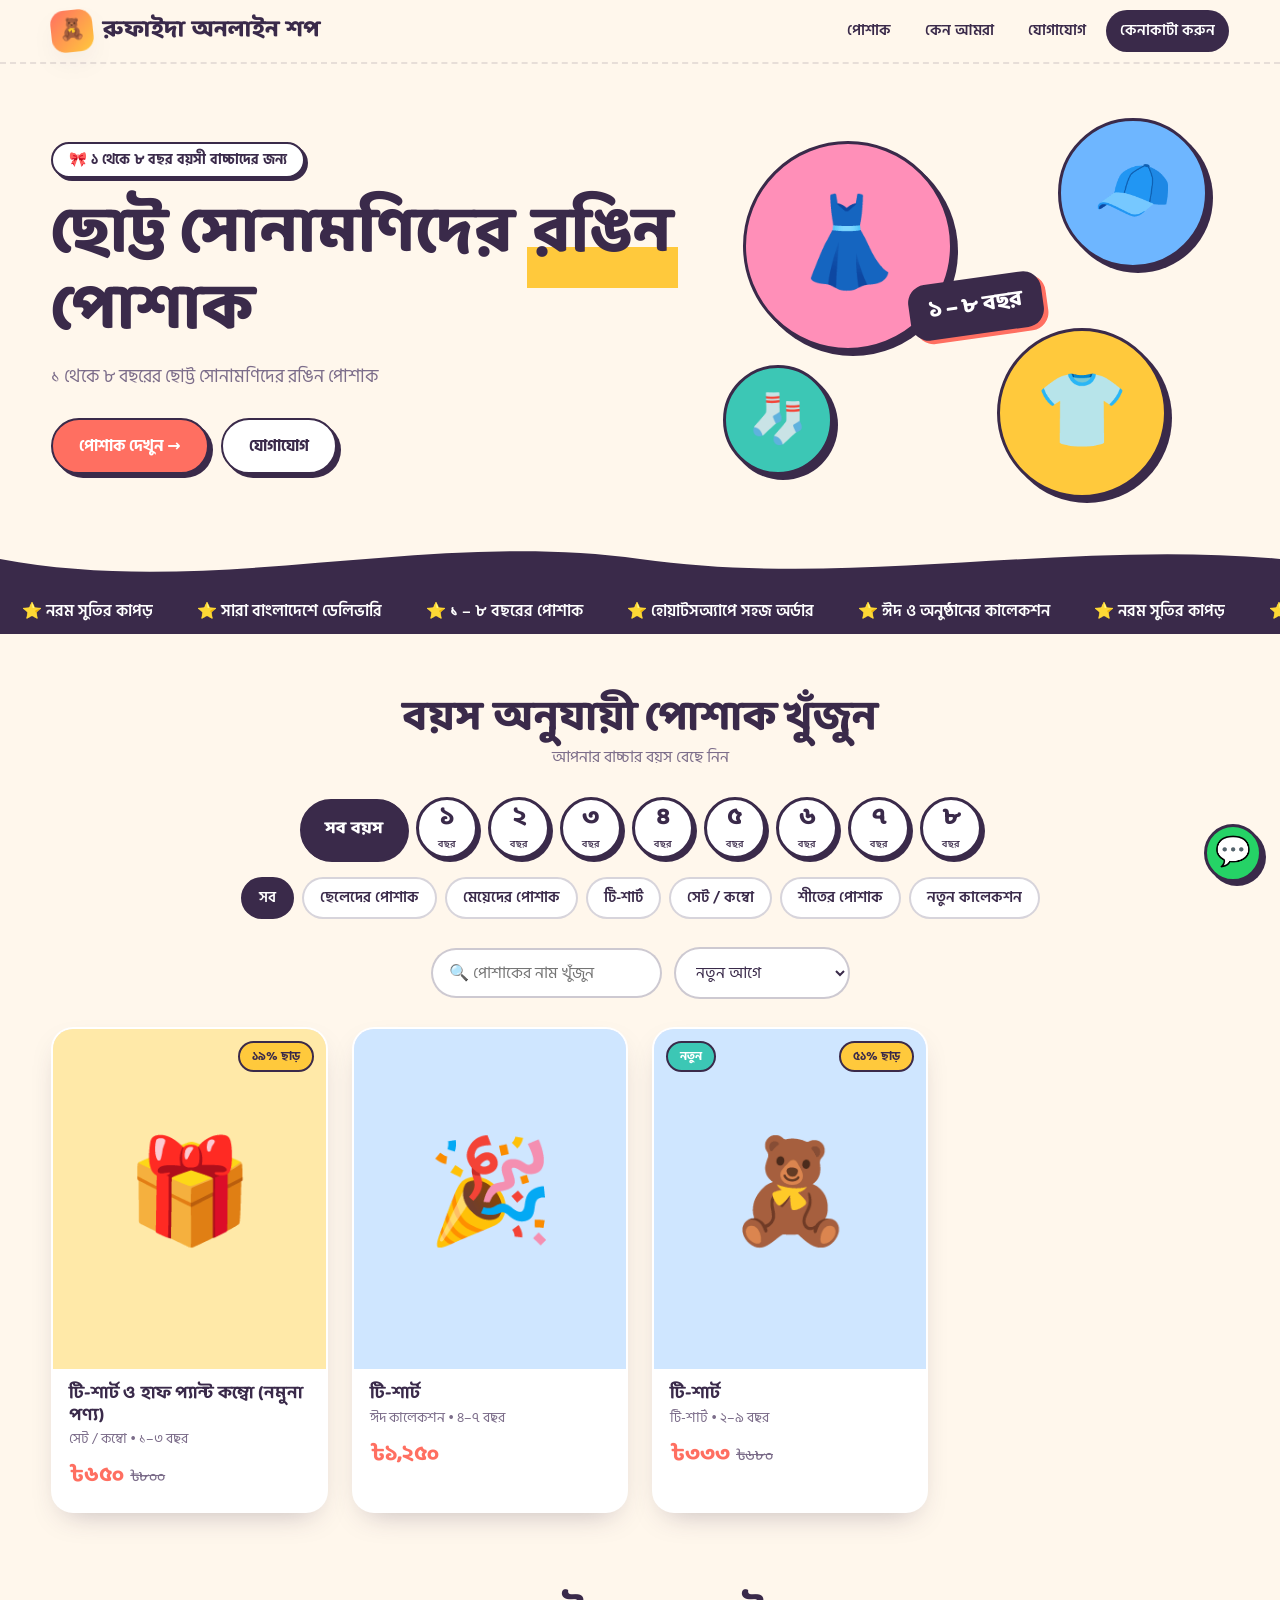
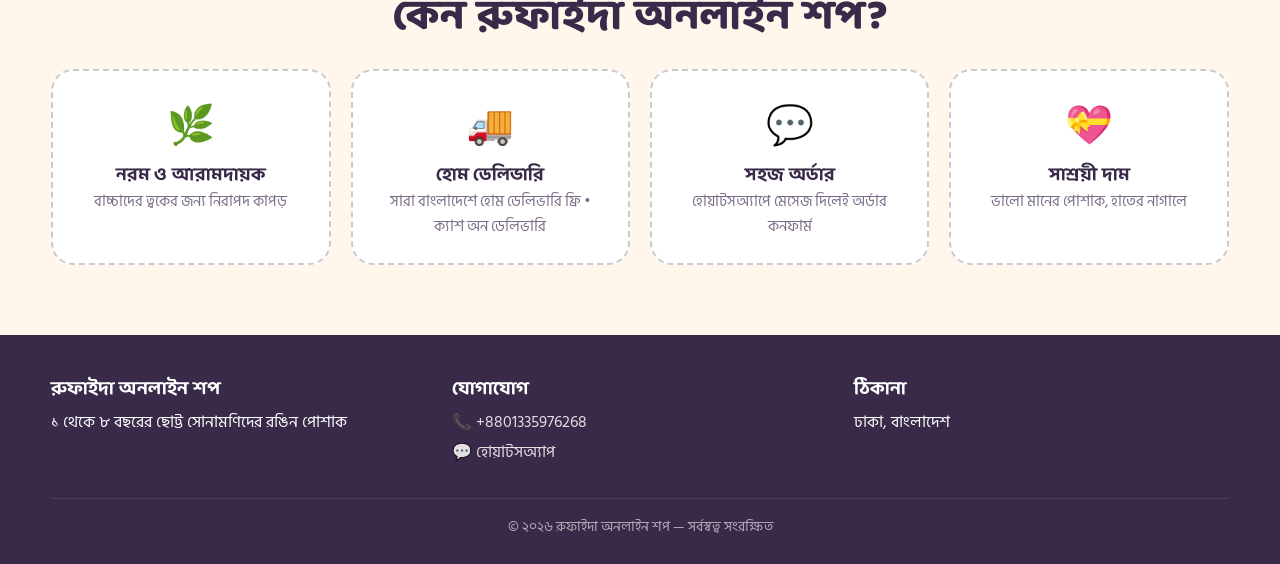
<file: index.html>
<!doctype html>
<html lang="bn">
<head>
<meta charset="utf-8">
<meta name="viewport" content="width=device-width, initial-scale=1">
<title>রুফাইদা অনলাইন শপ — ১ থেকে ৮ বছরের বাচ্চাদের পোশাক</title>
<meta name="description" content="১ থেকে ৮ বছর বয়সী ছেলে-মেয়েদের সুন্দর ও আরামদায়ক পোশাক। সারা বাংলাদেশে হোম ডেলিভারি।">
<link rel="preconnect" href="https://fonts.googleapis.com">
<link rel="preconnect" href="https://fonts.gstatic.com" crossorigin>
<link href="https://fonts.googleapis.com/css2?family=Baloo+Da+2:wght@500;700;800&family=Hind+Siliguri:wght@400;500;600;700&display=swap" rel="stylesheet">
<link rel="stylesheet" href="style.css">
</head>
<body>

<header class="top">
  <div class="wrap">
    <a href="#" class="brand"><span class="logo">🧸</span><span data-shop-name>রুফাইদা অনলাইন শপ</span></a>
    <nav class="nav">
      <a href="#shop">পোশাক</a>
      <a href="#why">কেন আমরা</a>
      <a href="#contact">যোগাযোগ</a>
      <a class="cta" href="#shop">কেনাকাটা করুন</a>
    </nav>
  </div>
</header>

<section class="hero">
  <div class="wrap">
    <div>
      <span class="pill">🎀 ১ থেকে ৮ বছর বয়সী বাচ্চাদের জন্য</span>
      <h1>ছোট্ট সোনামণিদের <span>রঙিন</span> পোশাক</h1>
      <p data-tagline>১ থেকে ৮ বছরের ছোট্ট সোনামণিদের রঙিন পোশাক</p>
      <div class="btns">
        <a class="btn" href="#shop">পোশাক দেখুন →</a>
        <a class="btn alt" href="#contact">যোগাযোগ</a>
      </div>
    </div>
    <div class="collage" aria-hidden="true">
      <div class="blob b1">👗</div>
      <div class="blob b2">🧢</div>
      <div class="blob b3">👕</div>
      <div class="blob b4">🧦</div>
      <div class="badge-age">১ – ৮ বছর</div>
    </div>
  </div>
  <svg class="wave" viewBox="0 0 1440 60" preserveAspectRatio="none"><path d="M0,30 C240,70 480,0 720,30 C960,60 1200,10 1440,30 L1440,60 L0,60 Z" fill="#3A2A4A"/></svg>
</section>

<div class="marquee"><div id="marquee"></div></div>

<section class="shop" id="shop">
  <div class="wrap">
    <div class="sec-title">
      <h2>বয়স অনুযায়ী পোশাক খুঁজুন</h2>
      <p>আপনার বাচ্চার বয়স বেছে নিন</p>
    </div>
    <div class="ages" id="ages"></div>
    <div class="tools">
      <div class="chips" id="cats"></div>
    </div>
    <div class="tools">
      <input id="q" type="search" placeholder="🔍 পোশাকের নাম খুঁজুন">
      <select id="sort">
        <option value="new">নতুন আগে</option>
        <option value="low">দাম: কম থেকে বেশি</option>
        <option value="high">দাম: বেশি থেকে কম</option>
      </select>
    </div>
    <div class="grid" id="grid"></div>
    <div class="empty" id="empty" hidden>😢 এই বয়সে এখনো কোনো পোশাক নেই। অন্য বয়স দেখুন।</div>
  </div>
</section>

<section class="why" id="why">
  <div class="wrap">
    <div class="sec-title"><h2>কেন রুফাইদা অনলাইন শপ?</h2></div>
    <div class="feats">
      <div class="feat"><div class="ic">🌿</div><h3>নরম ও আরামদায়ক</h3><p>বাচ্চাদের ত্বকের জন্য নিরাপদ কাপড়</p></div>
      <div class="feat"><div class="ic">🚚</div><h3>হোম ডেলিভারি</h3><p data-delivery>সারা বাংলাদেশে ডেলিভারি</p></div>
      <div class="feat"><div class="ic">💬</div><h3>সহজ অর্ডার</h3><p>হোয়াটসঅ্যাপে মেসেজ দিলেই অর্ডার কনফার্ম</p></div>
      <div class="feat"><div class="ic">💝</div><h3>সাশ্রয়ী দাম</h3><p>ভালো মানের পোশাক, হাতের নাগালে</p></div>
    </div>
  </div>
</section>

<footer id="contact">
  <div class="wrap">
    <div class="cols">
      <div><h3 data-shop-name>রুফাইদা অনলাইন শপ</h3><p data-tagline></p></div>
      <div><h3>যোগাযোগ</h3><div id="contacts"></div></div>
      <div><h3>ঠিকানা</h3><p data-address></p></div>
    </div>
    <div class="copy">© <span id="yr"></span> <span data-shop-name></span> — সর্বস্বত্ব সংরক্ষিত</div>
  </div>
</footer>

<a class="fab" id="fab" href="#" target="_blank" rel="noopener" aria-label="হোয়াটসঅ্যাপ">💬</a>

<div class="modal" id="modal" aria-hidden="true"><div class="sheet" id="sheet"></div></div>

<script src="data.js"></script>
<script src="app.js"></script>
</body>
</html>
</file>
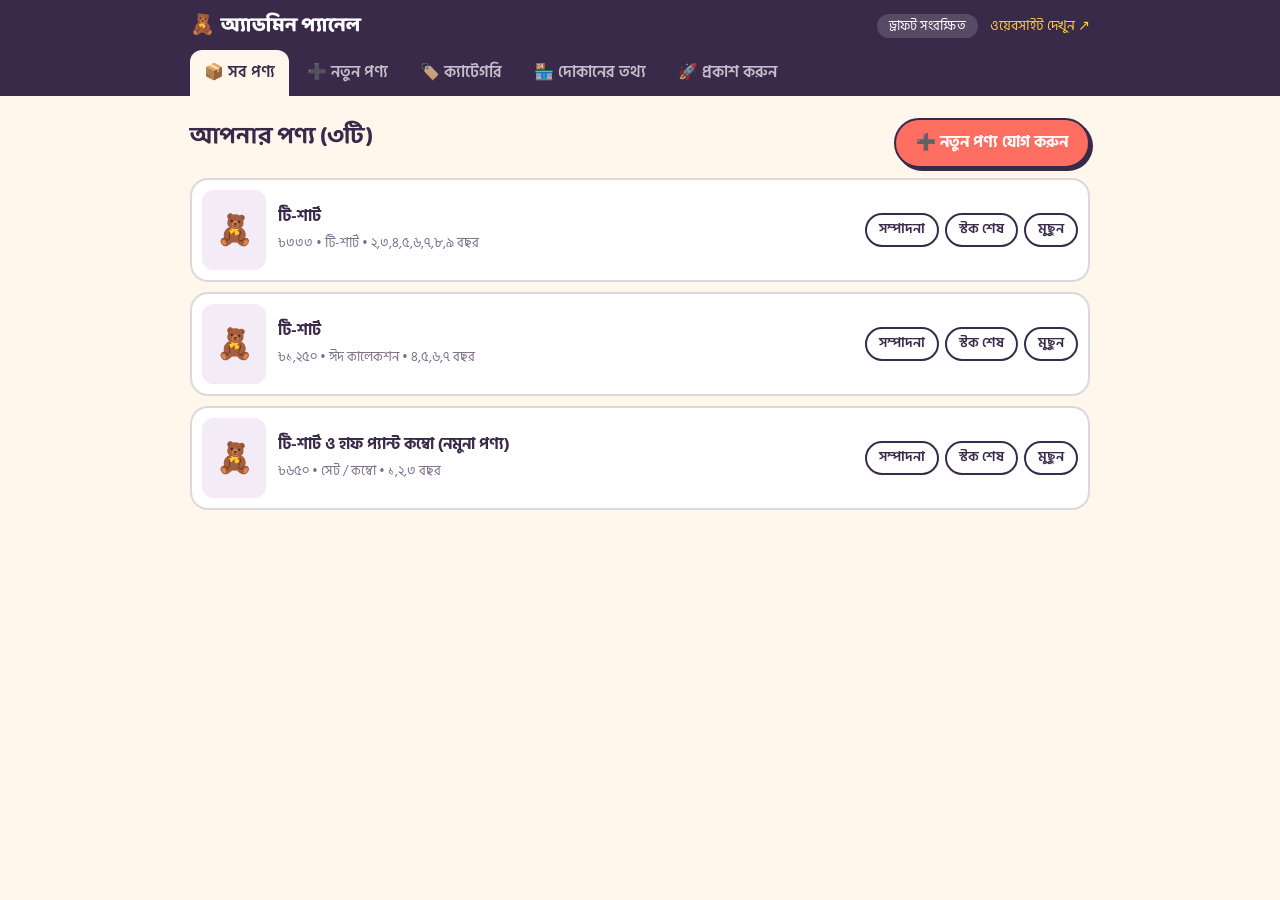
<file: admin.html>
<!doctype html>
<html lang="bn">
<head>
<meta charset="utf-8">
<meta name="viewport" content="width=device-width, initial-scale=1">
<meta name="robots" content="noindex,nofollow">
<title>অ্যাডমিন প্যানেল — রুফাইদা অনলাইন শপ</title>
<link href="https://fonts.googleapis.com/css2?family=Baloo+Da+2:wght@600;800&family=Hind+Siliguri:wght@400;500;600;700&display=swap" rel="stylesheet">
<link rel="stylesheet" href="admin.css">
</head>
<body>
<header class="bar">
  <div class="inner">
    <b class="logo">🧸 অ্যাডমিন প্যানেল</b>
    <span id="status" class="status">ড্রাফট সংরক্ষিত</span>
    <a href="index.html" target="_blank" class="lnk">ওয়েবসাইট দেখুন ↗</a>
  </div>
  <nav class="tabs inner">
    <button data-tab="list" class="on">📦 সব পণ্য</button>
    <button data-tab="form">➕ নতুন পণ্য</button>
    <button data-tab="cats">🏷️ ক্যাটেগরি</button>
    <button data-tab="shop">🏪 দোকানের তথ্য</button>
    <button data-tab="pub">🚀 প্রকাশ করুন</button>
  </nav>
</header>

<main class="inner">

  <!-- পণ্য তালিকা -->
  <section id="tab-list" class="panel on">
    <div class="head"><h2>আপনার পণ্য <span id="count"></span></h2>
      <button class="btn pri" data-go="form">➕ নতুন পণ্য যোগ করুন</button></div>
    <div id="plist"></div>
  </section>

  <!-- পণ্য ফর্ম -->
  <section id="tab-form" class="panel">
    <h2 id="formTitle">নতুন পণ্য যোগ করুন</h2>
    <form id="pform" autocomplete="off">
      <div class="field">
        <label>ছবি (একাধিক দিতে পারবেন, প্রথম ছবিটি কভার হবে)</label>
        <div class="drop" id="drop">
          <input type="file" id="files" accept="image/*" multiple hidden>
          <button type="button" class="btn" id="pick">📷 ছবি বেছে নিন</button>
          <span>অথবা ছবি এখানে টেনে ছেড়ে দিন</span>
        </div>
        <div id="imgs" class="imgs"></div>
        <div class="row">
          <input id="imgUrl" placeholder="অথবা ছবির লিংক (URL) পেস্ট করুন">
          <button type="button" class="btn" id="addUrl">লিংক যোগ করুন</button>
        </div>
      </div>
      <div class="field"><label>পণ্যের নাম *</label><input id="f-name" required placeholder="যেমন: লাল রঙের পার্টি ফ্রক"></div>
      <div class="two">
        <div class="field"><label>বর্তমান দাম (টাকা) *</label><input id="f-price" type="number" min="0" required placeholder="850"></div>
        <div class="field"><label>আগের দাম (ঐচ্ছিক, ছাড় দেখাতে)</label><input id="f-old" type="number" min="0" placeholder="1050"></div>
      </div>
      <div class="field"><label>ক্যাটেগরি</label><select id="f-cat"></select></div>
      <div class="field"><label>কোন কোন বয়সের জন্য?</label>
        <div class="ageBox" id="f-ages"></div>
        <button type="button" class="mini" id="allAges">সব বয়স বেছে নিন</button>
      </div>
      <div class="field"><label>রং (ঐচ্ছিক)</label><input id="f-colors" placeholder="যেমন: লাল, নীল, গোলাপি"></div>
      <div class="field"><label>বিবরণ (ঐচ্ছিক)</label><textarea id="f-desc" rows="4" placeholder="কাপড়ের ধরন, সাইজ, বিশেষত্ব..."></textarea></div>
      <div class="checks">
        <label><input type="checkbox" id="f-stock" checked> স্টকে আছে</label>
        <label><input type="checkbox" id="f-new"> "নতুন" ব্যাজ দেখান</label>
      </div>
      <div class="row end">
        <button type="button" class="btn" id="cancel">বাতিল</button>
        <button type="submit" class="btn pri" id="saveBtn">✔ পণ্য সংরক্ষণ করুন</button>
      </div>
    </form>
  </section>

  <!-- ক্যাটেগরি -->
  <section id="tab-cats" class="panel">
    <h2>ক্যাটেগরি</h2>
    <div id="catList" class="catList"></div>
    <div class="row"><input id="newCat" placeholder="নতুন ক্যাটেগরির নাম"><button class="btn pri" id="addCat">যোগ করুন</button></div>
  </section>

  <!-- দোকানের তথ্য -->
  <section id="tab-shop" class="panel">
    <h2>দোকানের তথ্য</h2>
    <div class="field"><label>দোকানের নাম</label><input data-s="shopName"></div>
    <div class="field"><label>ট্যাগলাইন</label><input data-s="tagline"></div>
    <div class="field"><label>হোয়াটসঅ্যাপ নম্বর (দেশের কোডসহ, যেমন 8801712345678)</label><input data-s="whatsapp" inputmode="numeric"></div>
    <div class="field"><label>ফোন নম্বর</label><input data-s="phone"></div>
    <div class="field"><label>ফেসবুক পেজের লিংক</label><input data-s="facebook" placeholder="https://facebook.com/..."></div>
    <div class="field"><label>ঠিকানা</label><input data-s="address"></div>
    <div class="field"><label>ডেলিভারির লেখা</label><input data-s="deliveryNote"></div>
    <p class="hint">পরিবর্তন নিজে থেকেই ড্রাফটে সংরক্ষিত হয়। ওয়েবসাইটে দেখাতে "প্রকাশ করুন" ট্যাবে যান।</p>
  </section>

  <!-- প্রকাশ -->
  <section id="tab-pub" class="panel">
    <h2>ওয়েবসাইটে প্রকাশ করুন</h2>
    <p class="hint">এখানে করা সব পরিবর্তন প্রথমে শুধু এই ব্রাউজারে ড্রাফট হিসেবে থাকে। দুইভাবে লাইভ করতে পারেন:</p>

    <div class="box">
      <h3>🅰️ সরাসরি GitHub-এ প্রকাশ (সবচেয়ে সহজ)</h3>
      <div class="two">
        <div class="field"><label>GitHub ইউজারনেম</label><input id="g-owner" placeholder="yourname"></div>
        <div class="field"><label>রিপোজিটরির নাম</label><input id="g-repo" placeholder="rufaida-shop"></div>
      </div>
      <div class="two">
        <div class="field"><label>ব্রাঞ্চ</label><input id="g-branch" value="main"></div>
        <div class="field"><label>অ্যাক্সেস টোকেন</label><input id="g-token" type="password" placeholder="github_pat_..."></div>
      </div>
      <label class="chk"><input type="checkbox" id="g-remember"> এই ডিভাইসে মনে রাখুন (শুধু নিজের ফোন/কম্পিউটারে)</label>
      <button class="btn pri" id="ghPublish">🚀 GitHub-এ প্রকাশ করুন</button>
      <details><summary>টোকেন কীভাবে বানাবেন?</summary>
        <ol>
          <li>GitHub → Settings → Developer settings → Personal access tokens → Fine-grained tokens</li>
          <li>Generate new token → শুধু আপনার এই রিপোজিটরিটি সিলেক্ট করুন</li>
          <li>Permissions → Repository permissions → <b>Contents: Read and write</b></li>
          <li>টোকেন কপি করে এখানে পেস্ট করুন। টোকেন কাউকে দেবেন না।</li>
        </ol>
      </details>
    </div>

    <div class="box">
      <h3>🅱️ ফাইল ডাউনলোড করে নিজে আপলোড</h3>
      <p class="hint">একটি zip ফাইল নামবে। এটি খুলে ভেতরের <code>data.js</code> ও <code>images</code> ফোল্ডার GitHub রিপোজিটরিতে আপলোড করুন (পুরনো data.js রিপ্লেস হবে)।</p>
      <button class="btn" id="dlZip">⬇ আপডেট zip ডাউনলোড</button>
    </div>

    <div class="box">
      <h3>⚙️ আরও</h3>
      <button class="btn" id="resetDraft">ড্রাফট মুছে ওয়েবসাইটের বর্তমান তথ্য লোড করুন</button>
    </div>
    <pre id="log" class="log" hidden></pre>
  </section>
</main>

<div id="toast" class="toast"></div>
<script src="data.js"></script>
<script src="admin.js"></script>
</body>
</html>
</file>
<file: style.css>
:root{
  --cream:#FFF7EC; --ink:#3A2A4A; --muted:#7C6D8A;
  --coral:#FF6F61; --sun:#FFC93C; --mint:#3CC7B5; --sky:#6EB6FF; --lilac:#B79CFF; --pink:#FF8FB8;
  --card:#fff; --radius:22px; --shadow:0 12px 30px -14px rgba(58,42,74,.35);
}
*{box-sizing:border-box;margin:0;padding:0}
html{scroll-behavior:smooth}
body{font-family:'Hind Siliguri',system-ui,sans-serif;background:var(--cream);color:var(--ink);line-height:1.65;overflow-x:hidden}
h1,h2,h3,.brand{font-family:'Baloo Da 2','Hind Siliguri',sans-serif;line-height:1.2}
img{max-width:100%;display:block}
a{color:inherit;text-decoration:none}
button{font:inherit;cursor:pointer;border:0;background:none;color:inherit}
.wrap{width:min(1180px,92%);margin-inline:auto}

/* header */
.top{position:sticky;top:0;z-index:30;background:rgba(255,247,236,.92);backdrop-filter:blur(8px);border-bottom:2px dashed rgba(58,42,74,.12)}
.top .wrap{display:flex;align-items:center;justify-content:space-between;padding:10px 0;gap:12px}
.brand{display:flex;align-items:center;gap:10px;font-size:1.45rem;font-weight:800}
.brand .logo{width:42px;height:42px;border-radius:14px;background:linear-gradient(135deg,var(--coral),var(--sun));display:grid;place-items:center;font-size:1.3rem;transform:rotate(-6deg);box-shadow:var(--shadow)}
.nav{display:flex;gap:6px;align-items:center}
.nav a{padding:8px 14px;border-radius:99px;font-weight:600;font-size:.95rem}
.nav a:hover{background:var(--sun)}
.nav .cta{background:var(--ink);color:#fff}
.nav .cta:hover{background:var(--coral)}

/* hero */
.hero{position:relative;padding:54px 0 90px;overflow:hidden}
.hero .wrap{display:grid;grid-template-columns:1.1fr .9fr;gap:30px;align-items:center}
.pill{display:inline-block;background:#fff;border:2px solid var(--ink);border-radius:99px;padding:4px 16px;font-weight:700;font-size:.9rem;box-shadow:3px 3px 0 var(--ink)}
.hero h1{font-size:clamp(2.2rem,5.4vw,4rem);font-weight:800;margin:18px 0 12px}
.hero h1 span{background:linear-gradient(transparent 62%,var(--sun) 62%);padding:0 6px}
.hero p{font-size:1.15rem;color:var(--muted);max-width:34em}
.hero .btns{display:flex;gap:12px;flex-wrap:wrap;margin-top:26px}
.btn{display:inline-flex;align-items:center;gap:8px;padding:13px 26px;border-radius:99px;font-weight:700;border:2px solid var(--ink);background:var(--coral);color:#fff;box-shadow:4px 4px 0 var(--ink);transition:.15s}
.btn:hover{transform:translate(2px,2px);box-shadow:2px 2px 0 var(--ink)}
.btn.alt{background:#fff;color:var(--ink)}
.btn.green{background:#25D366;color:#fff}
.btn[disabled]{opacity:.5;pointer-events:none}
.collage{position:relative;height:380px}
.blob{position:absolute;border-radius:50%;display:grid;place-items:center;border:3px solid var(--ink);box-shadow:5px 5px 0 var(--ink);animation:float 6s ease-in-out infinite}
.blob.b1{width:210px;height:210px;background:var(--pink);left:6%;top:6%;font-size:5.5rem}
.blob.b2{width:150px;height:150px;background:var(--sky);right:4%;top:0;font-size:4rem;animation-delay:-2s}
.blob.b3{width:170px;height:170px;background:var(--sun);right:12%;bottom:0;font-size:4.6rem;animation-delay:-4s}
.blob.b4{width:110px;height:110px;background:var(--mint);left:2%;bottom:6%;font-size:3rem;animation-delay:-1s}
.badge-age{position:absolute;left:38%;top:42%;background:var(--ink);color:#fff;padding:10px 20px;border-radius:18px;font-family:'Baloo Da 2';font-weight:800;font-size:1.35rem;transform:rotate(-8deg);z-index:2;box-shadow:4px 4px 0 var(--coral)}
@keyframes float{0%,100%{transform:translateY(0) rotate(0)}50%{transform:translateY(-14px) rotate(3deg)}}
.wave{position:absolute;left:0;right:0;bottom:-1px;height:60px;width:100%}

/* marquee */
.marquee{background:var(--ink);color:#fff;overflow:hidden;white-space:nowrap;padding:10px 0;font-weight:600}
.marquee div{display:inline-block;animation:slide 28s linear infinite}
.marquee span{margin:0 22px}
@keyframes slide{to{transform:translateX(-50%)}}

/* shop */
.shop{padding:60px 0 30px}
.sec-title{text-align:center;margin-bottom:26px}
.sec-title h2{font-size:clamp(1.8rem,4vw,2.6rem);font-weight:800}
.sec-title p{color:var(--muted)}
.ages{display:flex;flex-wrap:wrap;justify-content:center;gap:10px;margin-bottom:18px}
.age{width:62px;height:62px;border-radius:50%;border:3px solid var(--ink);background:#fff;font-family:'Baloo Da 2';font-weight:800;font-size:1.5rem;line-height:1;display:grid;place-items:center;transition:.15s;box-shadow:3px 3px 0 var(--ink)}
.age small{display:block;font-size:.6rem;font-weight:600;margin-top:-2px}
.age.all{width:auto;border-radius:99px;padding:0 22px;font-size:1.05rem;height:62px}
.age:nth-child(8n+2){--c:var(--coral)}.age:nth-child(8n+3){--c:var(--sun)}.age:nth-child(8n+4){--c:var(--mint)}.age:nth-child(8n+5){--c:var(--sky)}
.age:nth-child(8n+6){--c:var(--lilac)}.age:nth-child(8n+7){--c:var(--pink)}.age:nth-child(8n+8){--c:var(--coral)}.age:nth-child(8n+9){--c:var(--sun)}
.age:hover{transform:translateY(-4px) rotate(-4deg)}
.age.on{background:var(--c,var(--ink));color:#fff;transform:translate(2px,2px);box-shadow:1px 1px 0 var(--ink)}
.age.all.on{background:var(--ink)}
.tools{display:flex;flex-wrap:wrap;gap:12px;justify-content:center;align-items:center;margin-bottom:28px}
.chips{display:flex;flex-wrap:wrap;gap:8px;justify-content:center}
.chip{padding:7px 16px;border-radius:99px;background:#fff;border:2px solid rgba(58,42,74,.2);font-weight:600;font-size:.92rem}
.chip.on{background:var(--ink);color:#fff;border-color:var(--ink)}
.tools input,.tools select{padding:10px 16px;border-radius:99px;border:2px solid rgba(58,42,74,.25);background:#fff;font:inherit;color:var(--ink);outline:0}
.tools input:focus,.tools select:focus{border-color:var(--coral)}
.grid{display:grid;grid-template-columns:repeat(auto-fill,minmax(235px,1fr));gap:24px}
.card{background:var(--card);border-radius:var(--radius);overflow:hidden;box-shadow:var(--shadow);border:2px solid transparent;transition:.2s;cursor:pointer;display:flex;flex-direction:column;text-align:left}
.card:hover{transform:translateY(-6px) rotate(-.6deg);border-color:var(--ink)}
.card .ph{position:relative;aspect-ratio:4/5;background:#f3ecf7;overflow:hidden}
.card .ph img{width:100%;height:100%;object-fit:cover;transition:.4s}
.card:hover .ph img{transform:scale(1.06)}
.tag{position:absolute;top:12px;left:12px;padding:3px 12px;border-radius:99px;font-size:.78rem;font-weight:700;color:#fff;background:var(--coral);border:2px solid var(--ink)}
.tag.new{background:var(--mint)}.tag.off{left:auto;right:12px;background:var(--sun);color:var(--ink)}.tag.out{background:var(--ink);top:auto;bottom:12px}
.card .info{padding:14px 16px 18px}
.card h3{font-size:1.12rem;font-weight:700;margin-bottom:2px}
.card .meta{font-size:.86rem;color:var(--muted)}
.price{margin-top:8px;font-family:'Baloo Da 2';font-weight:800;font-size:1.3rem;color:var(--coral)}
.price s{font-size:.9rem;color:var(--muted);font-weight:500;margin-left:6px}
.empty{text-align:center;padding:50px 0;color:var(--muted);font-size:1.1rem}

/* features */
.why{padding:50px 0 70px}
.feats{display:grid;grid-template-columns:repeat(auto-fit,minmax(210px,1fr));gap:20px}
.feat{background:#fff;border-radius:var(--radius);padding:24px;text-align:center;border:2px dashed rgba(58,42,74,.25)}
.feat .ic{font-size:2.4rem}
.feat h3{margin:6px 0 2px;font-size:1.15rem}
.feat p{color:var(--muted);font-size:.95rem}

/* footer */
footer{background:var(--ink);color:#fff;padding:44px 0 26px;position:relative}
footer .cols{display:grid;grid-template-columns:repeat(auto-fit,minmax(220px,1fr));gap:26px}
footer h3{margin-bottom:8px}
footer a{display:block;opacity:.85;margin:3px 0}
footer a:hover{opacity:1;color:var(--sun)}
footer .copy{margin-top:30px;text-align:center;opacity:.6;font-size:.88rem;border-top:1px solid rgba(255,255,255,.15);padding-top:16px}
.fab{position:fixed;right:18px;bottom:18px;z-index:40;width:58px;height:58px;border-radius:50%;background:#25D366;display:grid;place-items:center;font-size:1.8rem;border:3px solid var(--ink);box-shadow:4px 4px 0 var(--ink)}

/* modal */
.modal{position:fixed;inset:0;z-index:60;background:rgba(40,28,52,.6);display:none;align-items:center;justify-content:center;padding:14px}
.modal.open{display:flex}
.sheet{background:var(--cream);border-radius:28px;border:3px solid var(--ink);width:min(960px,100%);max-height:94vh;overflow:auto;position:relative;display:grid;grid-template-columns:1fr 1fr;animation:pop .25s}
@keyframes pop{from{transform:scale(.94);opacity:0}}
.sheet .x{position:absolute;right:12px;top:12px;width:40px;height:40px;border-radius:50%;background:#fff;border:2px solid var(--ink);font-size:1.2rem;z-index:3}
.gal{padding:18px}
.gal .main{aspect-ratio:4/5;border-radius:20px;overflow:hidden;background:#f3ecf7;border:2px solid var(--ink)}
.gal .main img{width:100%;height:100%;object-fit:cover}
.thumbs{display:flex;gap:8px;margin-top:10px;flex-wrap:wrap}
.thumbs img{width:60px;height:60px;object-fit:cover;border-radius:12px;border:2px solid transparent;cursor:pointer;opacity:.7}
.thumbs img.on{border-color:var(--coral);opacity:1}
.det{padding:22px 22px 24px 6px}
.det h2{font-size:1.7rem;font-weight:800;padding-right:40px}
.det .price{font-size:1.7rem;margin:4px 0 10px}
.det .desc{color:var(--muted);white-space:pre-line;margin-bottom:12px}
.det label{display:block;font-weight:700;margin:12px 0 6px}
.opts{display:flex;flex-wrap:wrap;gap:8px}
.opt{min-width:48px;padding:8px 14px;border-radius:14px;border:2px solid var(--ink);background:#fff;font-weight:700}
.opt.on{background:var(--coral);color:#fff}
.qty{display:inline-flex;align-items:center;border:2px solid var(--ink);border-radius:99px;background:#fff;overflow:hidden}
.qty button{width:40px;height:40px;font-size:1.3rem;font-weight:700}
.qty span{min-width:36px;text-align:center;font-weight:700}
.det .act{display:flex;gap:10px;flex-wrap:wrap;margin-top:20px}
.note{font-size:.88rem;color:var(--muted);margin-top:12px}

@media(max-width:820px){
  .hero .wrap{grid-template-columns:1fr}
  .collage{height:300px;order:-1}
  .blob.b1{width:150px;height:150px;font-size:4rem}.blob.b2{width:110px;height:110px;font-size:3rem}
  .blob.b3{width:120px;height:120px;font-size:3.2rem}.blob.b4{width:80px;height:80px;font-size:2.2rem}
  .nav a:not(.cta){display:none}
  .sheet{grid-template-columns:1fr}
  .det{padding:0 18px 22px}
  .grid{grid-template-columns:repeat(2,1fr);gap:14px}
  .card h3{font-size:1rem}
}
</file>
<file: admin.css>
:root{--cream:#FFF7EC;--ink:#3A2A4A;--muted:#7C6D8A;--coral:#FF6F61;--sun:#FFC93C;--mint:#3CC7B5;--line:rgba(58,42,74,.18)}
*{box-sizing:border-box;margin:0;padding:0}
body{font-family:'Hind Siliguri',system-ui,sans-serif;background:var(--cream);color:var(--ink);line-height:1.6}
h2,h3,.logo{font-family:'Baloo Da 2','Hind Siliguri',sans-serif}
button{font:inherit;cursor:pointer;color:inherit}
.inner{width:min(900px,94%);margin-inline:auto}
.bar{position:sticky;top:0;z-index:10;background:var(--ink);color:#fff;padding-top:10px}
.bar .inner:first-child{display:flex;align-items:center;gap:12px;flex-wrap:wrap}
.logo{font-size:1.25rem;font-weight:800}
.status{margin-left:auto;font-size:.8rem;background:rgba(255,255,255,.15);padding:2px 12px;border-radius:99px}
.lnk{color:var(--sun);font-size:.9rem;text-decoration:none}
.tabs{display:flex;gap:4px;overflow-x:auto;margin-top:8px}
.tabs button{background:none;border:0;color:#fff;opacity:.7;padding:10px 14px;border-radius:12px 12px 0 0;white-space:nowrap;font-weight:600}
.tabs button.on{background:var(--cream);color:var(--ink);opacity:1}
main{padding:22px 0 60px}
.panel{display:none}.panel.on{display:block}
h2{font-size:1.5rem;margin-bottom:12px}h3{margin-bottom:8px}
.head{display:flex;align-items:center;justify-content:space-between;gap:10px;flex-wrap:wrap;margin-bottom:6px}
.btn{padding:10px 20px;border-radius:99px;border:2px solid var(--ink);background:#fff;font-weight:700;box-shadow:3px 3px 0 var(--ink);transition:.12s}
.btn:active{transform:translate(2px,2px);box-shadow:1px 1px 0 var(--ink)}
.btn.pri{background:var(--coral);color:#fff}
.btn.danger{background:#ffe1de}
.mini{margin-top:6px;border:0;background:none;color:var(--coral);font-weight:700;text-decoration:underline}
.field{margin-bottom:14px}
label{display:block;font-weight:700;margin-bottom:4px;font-size:.95rem}
input,select,textarea{width:100%;padding:11px 14px;border-radius:14px;border:2px solid var(--line);background:#fff;font:inherit;color:var(--ink);outline:0}
input:focus,select:focus,textarea:focus{border-color:var(--coral)}
input[type=checkbox]{width:auto}
.two{display:grid;grid-template-columns:1fr 1fr;gap:12px}
.row{display:flex;gap:10px;margin-top:8px;align-items:center}.row input{flex:1}.row.end{justify-content:flex-end;margin-top:20px}
.drop{border:3px dashed var(--line);border-radius:20px;background:#fff;padding:22px;text-align:center;display:flex;flex-direction:column;gap:8px;align-items:center;color:var(--muted)}
.drop.over{border-color:var(--coral);background:#fff3f1}
.imgs{display:flex;flex-wrap:wrap;gap:10px;margin-top:10px}
.im{position:relative;width:96px;height:120px;border-radius:14px;overflow:hidden;border:2px solid var(--ink);background:#fff}
.im img{width:100%;height:100%;object-fit:cover}
.im .x{position:absolute;top:4px;right:4px;width:24px;height:24px;border-radius:50%;border:0;background:#fff;font-size:.8rem;font-weight:700}
.im .first{position:absolute;left:4px;bottom:4px;font-size:.7rem;background:var(--sun);padding:0 8px;border-radius:99px;font-weight:700;border:0}
.im .cover{position:absolute;left:0;right:0;bottom:0;background:var(--mint);font-size:.72rem;text-align:center;font-weight:700}
.ageBox{display:flex;flex-wrap:wrap;gap:8px}
.ageBox label{margin:0;border:2px solid var(--ink);border-radius:14px;padding:6px 14px;background:#fff;cursor:pointer;user-select:none}
.ageBox input{display:none}
.ageBox label:has(input:checked){background:var(--coral);color:#fff}
.checks{display:flex;gap:20px;flex-wrap:wrap}.checks label,.chk{display:flex;gap:6px;align-items:center;font-weight:600}
.item{display:flex;gap:12px;align-items:center;background:#fff;border:2px solid var(--line);border-radius:18px;padding:10px;margin-top:10px}
.item img{width:64px;height:80px;object-fit:cover;border-radius:12px;background:#f3ecf7;flex:none}
.item .t{flex:1;min-width:0}
.item .t b{display:block;overflow:hidden;text-overflow:ellipsis;white-space:nowrap}
.item .t small{color:var(--muted)}
.item .ops{display:flex;gap:6px;flex-wrap:wrap;justify-content:flex-end}
.item .ops button{border:2px solid var(--ink);background:#fff;border-radius:99px;padding:4px 12px;font-size:.85rem;font-weight:600}
.catList{display:flex;flex-wrap:wrap;gap:8px;margin-bottom:12px}
.catList span{background:#fff;border:2px solid var(--ink);border-radius:99px;padding:4px 6px 4px 14px;display:flex;gap:6px;align-items:center;font-weight:600}
.catList button{border:0;background:var(--sun);width:22px;height:22px;border-radius:50%;font-weight:700}
.hint{color:var(--muted);margin:6px 0 12px}
.box{background:#fff;border:2px solid var(--ink);border-radius:20px;padding:18px;margin-top:16px}
.box .btn{margin-top:8px}
details{margin-top:12px}summary{cursor:pointer;font-weight:700}ol{margin:8px 0 0 22px}
code{background:#f3ecf7;padding:0 6px;border-radius:6px}
.log{background:var(--ink);color:#d7ffe9;padding:14px;border-radius:14px;margin-top:16px;white-space:pre-wrap;font-size:.85rem}
.toast{position:fixed;left:50%;bottom:24px;transform:translate(-50%,120px);background:var(--ink);color:#fff;padding:10px 22px;border-radius:99px;transition:.3s;z-index:50;max-width:92%;text-align:center}
.toast.show{transform:translate(-50%,0)}
.empty{text-align:center;color:var(--muted);padding:30px}
@media(max-width:600px){.two{grid-template-columns:1fr}.item .ops{flex-direction:column}}
</file>
